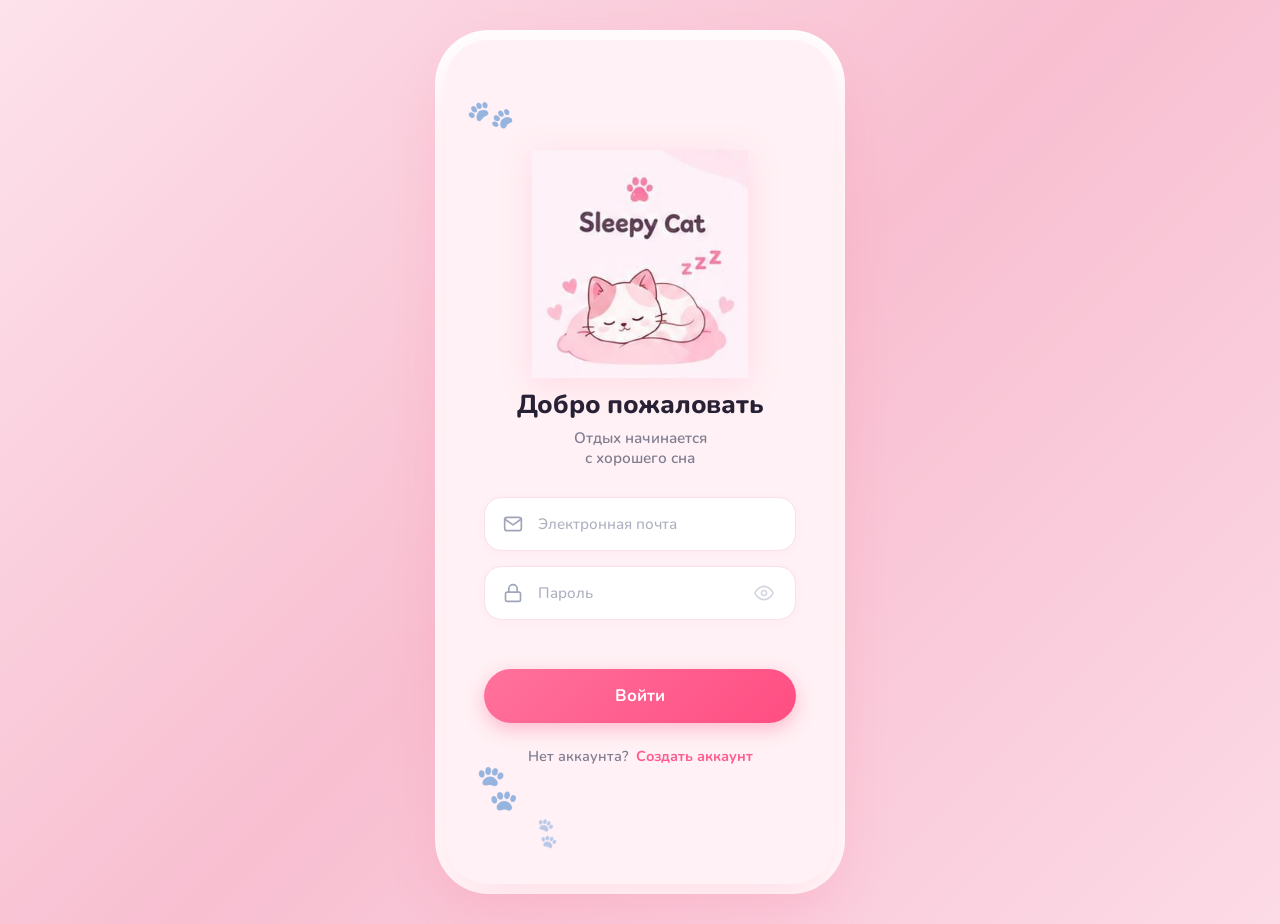
<file: index.html>
<!DOCTYPE html>
<html lang="ru">
<head>
  <meta charset="UTF-8">
  <meta name="viewport" content="width=device-width, initial-scale=1.0, maximum-scale=1.0, user-scalable=no">
  <title>Sleepy Cat — Трекер сна</title>
  <link rel="icon" href="assets/images/cat-icon.png" type="image/png">
  <link rel="preconnect" href="https://fonts.googleapis.com">
  <link rel="preconnect" href="https://fonts.gstatic.com" crossorigin>
  <link href="https://fonts.googleapis.com/css2?family=Nunito:wght@400;600;700;800;900&family=Quicksand:wght@600;700&display=swap" rel="stylesheet">
  <link rel="stylesheet" href="css/normalize.css">
  <link rel="stylesheet" href="css/style.css">
</head>
<body>

  <!-- ========== ЭКРАН АВТОРИЗАЦИИ ========== -->
  <div class="screen screen--auth active" id="screen-auth">
    <div class="auth-decor auth-decor--paw1">🐾</div>
    <div class="auth-decor auth-decor--paw2">🐾</div>
    <div class="auth-decor auth-decor--paw3">🐾</div>

    <main class="auth-box">
      <div class="auth-header">
        <img src="assets/images/cat-header.png" alt="Sleepy Cat" class="auth-header__img">
      </div>

      <div class="auth-welcome" id="auth-welcome">
        <h2>Добро пожаловать</h2>
        <p>Отдых начинается<br>с хорошего сна</p>
      </div>

      <form class="auth-form" id="login-form">
        <div class="custom-input">
          <span class="custom-input__icon">
            <svg width="20" height="20" viewBox="0 0 24 24" fill="none" stroke="#A0A5BA" stroke-width="2" stroke-linecap="round" stroke-linejoin="round">
              <rect x="2" y="4" width="20" height="16" rx="3"/>
              <path d="M22 6L12 13L2 6"/>
            </svg>
          </span>
          <input type="email" placeholder="Электронная почта" id="auth-email" required value="">
        </div>

        <div class="custom-input">
          <span class="custom-input__icon">
            <svg width="20" height="20" viewBox="0 0 24 24" fill="none" stroke="#A0A5BA" stroke-width="2" stroke-linecap="round" stroke-linejoin="round">
              <rect x="3" y="11" width="18" height="11" rx="2" ry="2"/>
              <path d="M7 11V7a5 5 0 0 1 10 0v4"/>
            </svg>
          </span>
          <input type="password" placeholder="Пароль" id="auth-password" required value="">
          <button type="button" class="custom-input__eye" id="toggle-password" aria-label="Показать пароль">
            <svg width="20" height="20" viewBox="0 0 24 24" fill="none" stroke="#C4C7D4" stroke-width="2" stroke-linecap="round" stroke-linejoin="round">
              <path d="M1 12s4-8 11-8 11 8 11 8-4 8-11 8-11-8-11-8z"/>
              <circle cx="12" cy="12" r="3"/>
            </svg>
          </button>
        </div>

        <div class="auth-msg" id="auth-error"></div>

        <button type="submit" class="btn-gradient">Войти</button>
      </form>

      <p class="auth-switch" id="auth-switch-to-reg">
        Нет аккаунта? <a href="#" id="show-register">Создать аккаунт</a>
      </p>

      <!-- Форма регистрации (скрыта) -->
      <form class="auth-form hidden" id="register-form">
        <div class="custom-input">
          <span class="custom-input__icon">
            <svg width="20" height="20" viewBox="0 0 24 24" fill="none" stroke="#A0A5BA" stroke-width="2" stroke-linecap="round" stroke-linejoin="round">
              <path d="M20 21v-2a4 4 0 0 0-4-4H8a4 4 0 0 0-4 4v2"/>
              <circle cx="12" cy="7" r="4"/>
            </svg>
          </span>
          <input type="text" placeholder="Ваше имя" id="reg-name" required>
        </div>

        <div class="custom-input">
          <span class="custom-input__icon">
            <svg width="20" height="20" viewBox="0 0 24 24" fill="none" stroke="#A0A5BA" stroke-width="2" stroke-linecap="round" stroke-linejoin="round">
              <rect x="2" y="4" width="20" height="16" rx="3"/>
              <path d="M22 6L12 13L2 6"/>
            </svg>
          </span>
          <input type="email" placeholder="Электронная почта" id="reg-email" required>
        </div>

        <div class="custom-input">
          <span class="custom-input__icon">
            <svg width="20" height="20" viewBox="0 0 24 24" fill="none" stroke="#A0A5BA" stroke-width="2" stroke-linecap="round" stroke-linejoin="round">
              <rect x="3" y="11" width="18" height="11" rx="2" ry="2"/>
              <path d="M7 11V7a5 5 0 0 1 10 0v4"/>
            </svg>
          </span>
          <input type="password" placeholder="Пароль" id="reg-password" required>
        </div>

        <div class="auth-msg" id="reg-error"></div>

        <button type="submit" class="btn-gradient">Создать аккаунт</button>
        <p class="auth-switch">Уже есть аккаунт? <a href="#" id="show-login">Войти</a></p>
      </form>
    </main>
  </div>

  <!-- ========== ОСНОВНОЕ ПРИЛОЖЕНИЕ ========== -->
  <div class="app-shell hidden" id="app-container">

    <!-- ===== 1. ГЛАВНАЯ ===== -->
    <section class="view-screen active" id="screen-home">
      <header class="view-header">
        <h1 class="view-header__title" id="greeting-text">Добрый вечер, Кирилл 🌙</h1>
        <p class="view-header__subtitle">Как прошёл твой сон сегодня?</p>
      </header>

      <main class="view-content">
        <!-- Карточка 1: Сегодняшний сон -->
        <article class="soft-card soft-card--sleep">
          <div class="sleep-status">
            <span class="sleep-status__icon">
              <svg width="20" height="20" viewBox="0 0 24 24" fill="#FF5E8E" stroke="#FF5E8E" stroke-width="1">
                <path d="M21 12.79A9 9 0 1 1 11.21 3 7 7 0 0 0 21 12.79z"/>
              </svg>
            </span>
            <span class="sleep-status__label">Сегодняшний сон</span>
          </div>
          <div class="sleep-time-hero" id="today-duration">7 ч 42 мин</div>
          <div class="sleep-range-text" id="today-time">23:48 — 07:30</div>

          <!-- Вложенный блок: Цель сна -->
          <div class="goal-box">
            <div class="goal-box__top">
              <span class="goal-box__label">Цель сна</span>
              <span class="goal-box__percent" id="goal-percent">95%</span>
            </div>
            <div class="goal-box__mid">
              <span class="goal-box__value" id="goal-value">8 часов</span>
            </div>
            <div class="goal-progress-track">
              <div class="goal-progress-bar" id="goal-progress" style="width: 95%;"></div>
            </div>
          </div>
        </article>

        <!-- Иллюстрация котика -->
        <div class="hero-cat-wrapper">
          <img src="assets/images/cat-sleep.png" alt="Спящий котик" class="hero-cat-img">
        </div>

        <!-- Карточка 2: Совет на сегодня -->
        <article class="soft-card tip-card">
          <div class="tip-card__bulb">
            <svg width="22" height="22" viewBox="0 0 24 24" fill="none" stroke="#FF5E8E" stroke-width="2" stroke-linecap="round" stroke-linejoin="round">
              <line x1="9" y1="18" x2="15" y2="18"/>
              <line x1="10" y1="22" x2="14" y2="22"/>
              <path d="M15.09 14c.18-.98.65-1.74 1.41-2.5A4.65 4.65 0 0 0 18 8 6 6 0 0 0 6 8c0 1 .23 2.23 1.5 3.5A4.61 4.61 0 0 1 8.91 14"/>
            </svg>
          </div>
          <div class="tip-card__body">
            <h3 class="tip-card__title">Совет на сегодня</h3>
            <p class="tip-card__desc" id="daily-tip">Постарайся лечь спать примерно в одно и то же время.</p>
          </div>
        </article>
      </main>
    </section>

    <!-- ===== 2. СТАТИСТИКА ===== -->
    <section class="view-screen hidden" id="screen-stats">
      <header class="view-header">
        <h1 class="view-header__title">Статистика сна</h1>
      </header>

      <main class="view-content">
        <!-- 3 метрики -->
        <div class="metrics-grid">
          <div class="metric-pill">
            <div class="metric-pill__badge metric-pill__badge--pink">
              <svg width="20" height="20" viewBox="0 0 24 24" fill="#FF5E8E" stroke="#FF5E8E">
                <path d="M21 12.79A9 9 0 1 1 11.21 3 7 7 0 0 0 21 12.79z"/>
              </svg>
            </div>
            <div class="metric-pill__name">Средний сон</div>
            <div class="metric-pill__number" id="avg-sleep">7 ч 35 мин</div>
          </div>

          <div class="metric-pill">
            <div class="metric-pill__badge metric-pill__badge--pink">
              <svg width="22" height="22" viewBox="0 0 24 24" fill="none" stroke="#FF5E8E" stroke-width="2" stroke-linecap="round" stroke-linejoin="round">
                <path d="M2 19h20M2 13h20M4 19v-6M20 19v-6M4 13V8a2 2 0 0 1 2-2h4a2 2 0 0 1 2 2v5M6 10h4"/>
              </svg>
            </div>
            <div class="metric-pill__name">Засыпание</div>
            <div class="metric-pill__number" id="avg-fall-asleep">23:42</div>
          </div>

          <div class="metric-pill">
            <div class="metric-pill__badge metric-pill__badge--yellow">
              <svg width="22" height="22" viewBox="0 0 24 24" fill="none" stroke="#F5A623" stroke-width="2" stroke-linecap="round" stroke-linejoin="round">
                <circle cx="12" cy="12" r="5"/>
                <line x1="12" y1="1" x2="12" y2="3"/>
                <line x1="12" y1="21" x2="12" y2="23"/>
                <line x1="4.22" y1="4.22" x2="5.64" y2="5.64"/>
                <line x1="18.36" y1="18.36" x2="19.78" y2="19.78"/>
                <line x1="1" y1="12" x2="3" y2="12"/>
                <line x1="21" y1="12" x2="23" y2="12"/>
                <line x1="4.22" y1="19.78" x2="5.64" y2="18.36"/>
                <line x1="18.36" y1="5.64" x2="19.78" y2="4.22"/>
              </svg>
            </div>
            <div class="metric-pill__name">Пробуждение</div>
            <div class="metric-pill__number" id="avg-wakeup">07:17</div>
          </div>
        </div>

        <!-- Недельный график -->
        <article class="soft-card chart-card">
          <h2 class="chart-card__heading">Сон за последнюю неделю</h2>

          <div class="chart-container">
            <div class="chart-grid-lines">
              <div class="grid-line"><span>9ч</span></div>
              <div class="grid-line"><span>8ч</span></div>
              <div class="grid-line"><span>7ч</span></div>
              <div class="grid-line"><span>6ч</span></div>
              <div class="grid-line"><span>5ч</span></div>
            </div>

            <div class="bars-plot" id="chart-bars">
              <!-- JS renders bars here -->
            </div>
          </div>

          <!-- Нижний плашка со средней продолжительностью внутри графика -->
          <div class="chart-summary-bar">
            <div class="chart-summary-bar__icon">
              <svg width="20" height="20" viewBox="0 0 24 24" fill="none" stroke="#FF5E8E" stroke-width="2.5" stroke-linecap="round">
                <line x1="18" y1="20" x2="18" y2="10"/>
                <line x1="12" y1="20" x2="12" y2="4"/>
                <line x1="6" y1="20" x2="6" y2="14"/>
              </svg>
            </div>
            <div class="chart-summary-bar__text">
              <span class="chart-summary-bar__label">Средняя продолжительность</span>
              <span class="chart-summary-bar__val" id="avg-duration">7 ч 35 мин</span>
            </div>
          </div>
        </article>

        <!-- Котик внизу статистики -->
        <div class="hero-cat-wrapper hero-cat-wrapper--small">
          <img src="assets/images/cat-sleep.png" alt="Котик" class="hero-cat-img hero-cat-img--compact">
        </div>
      </main>
    </section>

    <!-- ===== 3. ДНЕВНИК ===== -->
    <section class="view-screen hidden" id="screen-diary">
      <header class="view-header view-header--split">
        <h1 class="view-header__title">Дневник сна</h1>
        <button class="fab-circle" id="btn-add-entry" aria-label="Добавить запись">
          <svg width="22" height="22" viewBox="0 0 24 24" fill="none" stroke="#fff" stroke-width="2.8" stroke-linecap="round">
            <line x1="12" y1="5" x2="12" y2="19"/>
            <line x1="5" y1="12" x2="19" y2="12"/>
          </svg>
        </button>
      </header>

      <main class="view-content">
        <div class="diary-entries-stack" id="diary-list">
          <!-- JS renders entries list -->
        </div>

        <div class="diary-empty-state hidden" id="diary-empty">
          <img src="assets/images/cat-sleep.png" alt="Котик" class="diary-empty-img">
          <p>Записей пока нет.<br>Добавьте первую запись о сне!</p>
        </div>
      </main>
    </section>

    <!-- ===== 4. ПРОФИЛЬ ===== -->
    <section class="view-screen hidden" id="screen-profile">
      <header class="view-header">
        <h1 class="view-header__title">Профиль</h1>
      </header>

      <main class="view-content">
        <div class="profile-card-group">
          <div class="profile-avatar-wrap">
            <img src="assets/images/cat-working.png" alt="Аватар" class="profile-avatar-img">
          </div>
          <h2 class="profile-username" id="profile-name"></h2>
          <p class="profile-usermail" id="profile-email"></p>

          <article class="soft-card">
            <div class="setting-row">
              <span class="setting-row__label">Цель сна</span>
              <div class="stepper-ctrl">
                <button class="stepper-btn" id="goal-minus">−</button>
                <span class="stepper-val" id="settings-goal">8 ч</span>
                <button class="stepper-btn" id="goal-plus">+</button>
              </div>
            </div>
          </article>

          <article class="soft-card">
            <label class="setting-input-label">Имя пользователя</label>
            <input type="text" class="setting-text-input" id="settings-name" value="">
            <button class="btn-gradient btn-gradient--compact" id="btn-save-profile">Сохранить</button>
          </article>

          <button class="btn-outline-action" id="btn-logout">Выйти из аккаунта</button>
        </div>
      </main>
    </section>

    <!-- ===== НИЖНЯЯ ПАНЕЛЬ НАВИГАЦИИ (TABBAR) ===== -->
    <nav class="tabbar" id="bottom-nav">
      <button class="tabbar__btn active" data-screen="home">
        <span class="tabbar__icon">
          <svg width="22" height="22" viewBox="0 0 24 24" fill="currentColor">
            <path d="M10 20v-6h4v6h5v-8h3L12 3 2 12h3v8z"/>
          </svg>
        </span>
        <span class="tabbar__title">Главная</span>
      </button>

      <button class="tabbar__btn" data-screen="stats">
        <span class="tabbar__icon">
          <svg width="22" height="22" viewBox="0 0 24 24" fill="none" stroke="currentColor" stroke-width="2.2" stroke-linecap="round">
            <line x1="18" y1="20" x2="18" y2="10"/>
            <line x1="12" y1="20" x2="12" y2="4"/>
            <line x1="6" y1="20" x2="6" y2="14"/>
          </svg>
        </span>
        <span class="tabbar__title">Статистика</span>
      </button>

      <button class="tabbar__btn" data-screen="diary">
        <span class="tabbar__icon">
          <svg width="22" height="22" viewBox="0 0 24 24" fill="none" stroke="currentColor" stroke-width="2" stroke-linecap="round" stroke-linejoin="round">
            <path d="M14 2H6a2 2 0 0 0-2 2v16a2 2 0 0 0 2 2h12a2 2 0 0 0 2-2V8z"/>
            <polyline points="14 2 14 8 20 8"/>
            <line x1="16" y1="13" x2="8" y2="13"/>
            <line x1="16" y1="17" x2="8" y2="17"/>
            <polyline points="10 9 9 9 8 9"/>
          </svg>
        </span>
        <span class="tabbar__title">Дневник</span>
      </button>

      <button class="tabbar__btn" data-screen="profile">
        <span class="tabbar__icon">
          <svg width="22" height="22" viewBox="0 0 24 24" fill="none" stroke="currentColor" stroke-width="2" stroke-linecap="round" stroke-linejoin="round">
            <path d="M20 21v-2a4 4 0 0 0-4-4H8a4 4 0 0 0-4 4v2"/>
            <circle cx="12" cy="7" r="4"/>
          </svg>
        </span>
        <span class="tabbar__title">Профиль</span>
      </button>
    </nav>
  </div>

  <!-- ========== МОДАЛЬНОЕ ОКНО ДОБАВЛЕНИЯ / РЕДАКТИРОВАНИЯ ========== -->
  <div class="popup-dimmer hidden" id="modal-overlay">
    <div class="popup-sheet" id="entry-modal">
      <div class="popup-sheet__head">
        <h2 class="popup-sheet__title" id="modal-title">Новая запись</h2>
        <button class="popup-sheet__close" id="modal-close" aria-label="Закрыть">✕</button>
      </div>

      <form id="entry-form" class="popup-sheet__form">
        <input type="hidden" id="entry-id">

        <div class="form-field">
          <label for="entry-date">Дата</label>
          <input type="date" id="entry-date" required>
        </div>

        <div class="form-row-pair">
          <div class="form-field">
            <label for="entry-sleep-time">Засыпание</label>
            <input type="time" id="entry-sleep-time" required>
          </div>
          <div class="form-field">
            <label for="entry-wake-time">Пробуждение</label>
            <input type="time" id="entry-wake-time" required>
          </div>
        </div>

        <div class="form-field">
          <label>Настроение после сна</label>
          <div class="mood-toggles" id="mood-selector">
            <button type="button" class="mood-toggle" data-mood="bad">
              <span class="mood-emoji">😞</span>
              <span class="mood-name">Плохое</span>
            </button>
            <button type="button" class="mood-toggle" data-mood="normal">
              <span class="mood-emoji">😐</span>
              <span class="mood-name">Нормальное</span>
            </button>
            <button type="button" class="mood-toggle active" data-mood="good">
              <span class="mood-emoji">😊</span>
              <span class="mood-name">Хорошее</span>
            </button>
            <button type="button" class="mood-toggle" data-mood="great">
              <span class="mood-emoji">😄</span>
              <span class="mood-name">Отличное</span>
            </button>
          </div>
        </div>

        <div class="form-error-hint hidden" id="entry-error"></div>

        <button type="submit" class="btn-gradient">Сохранить</button>
        <button type="button" class="btn-danger-pill hidden" id="btn-delete-entry">Удалить запись</button>
      </form>
    </div>
  </div>

  <script src="js/app.js"></script>
</body>
</html>
</file>
<file: css/style.css>
/* ==========================================================
   Sleepy Cat — style.css
   Pixel-Perfect Styles matching Figma mockups
   Mobile-First (до 480px базовые стили)
   ========================================================== */

:root {
  --bg-app: #FFF1F5;
  --bg-card: #FFFFFF;
  --color-primary: #FF5E8E;
  --color-primary-dark: #ED3C72;
  --color-primary-light: #FFDFEA;
  --color-primary-soft: #FFF4F7;
  --color-text-title: #262135;
  --color-text-body: #7F7E91;
  --color-text-muted: #ADB0BF;
  --color-border: #F3E6EC;
  
  --gradient-pink: linear-gradient(135deg, #FF729C 0%, #FF4D82 100%);
  --gradient-bar: linear-gradient(180deg, #FF84A8 0%, #FF5185 100%);
  --shadow-card: 0 4px 18px rgba(255, 94, 142, 0.07);
  --shadow-btn: 0 6px 18px rgba(255, 82, 131, 0.35);
  
  --radius-card: 1.5rem; /* 24px */
  --radius-inner: 1rem;  /* 16px */
  --radius-full: 6.25rem; /* 100px */
  --nav-height: 4.5rem;
  
  --font-main: 'Nunito', -apple-system, BlinkMacSystemFont, 'Segoe UI', Roboto, sans-serif;
  --font-display: 'Quicksand', 'Nunito', sans-serif;
}

/* ==========================================================
   RESET & BASE
   ========================================================== */
*, *::before, *::after {
  box-sizing: border-box;
}

html {
  font-size: 16px;
  -webkit-text-size-adjust: 100%;
  -webkit-tap-highlight-color: transparent;
}

body {
  margin: 0;
  padding: 0;
  font-family: var(--font-main);
  background: var(--bg-app);
  color: var(--color-text-title);
  line-height: 1.4;
  min-height: 100vh;
  overflow-x: hidden;
  -webkit-font-smoothing: antialiased;
}

img {
  max-width: 100%;
  height: auto;
  display: block;
}

a {
  color: var(--color-primary);
  text-decoration: none;
  font-weight: 700;
}

button {
  cursor: pointer;
  border: none;
  background: transparent;
  padding: 0;
  font-family: inherit;
  color: inherit;
}

input {
  border: none;
  outline: none;
  font-family: inherit;
  background: transparent;
}

h1, h2, h3, h4, p {
  margin: 0;
}

.hidden {
  display: none !important;
}

/* ==========================================================
   АВТОРИЗАЦИЯ
   ========================================================== */
.screen {
  display: none;
  width: 100%;
  min-height: 100vh;
}

.screen.active {
  display: block;
}

.screen--auth {
  background: var(--bg-app);
  position: relative;
  overflow: hidden;
  min-height: 100vh;
}

.screen--auth.active {
  display: flex;
  align-items: center;
  justify-content: center;
}

/* Декоративные лапки на фоне */
.auth-decor {
  position: absolute;
  pointer-events: none;
  user-select: none;
  font-size: 2.2rem;
  color: #FFAEC5;
  opacity: 0.45;
}

.auth-decor--paw1 {
  top: 6%;
  left: 6%;
  transform: rotate(-25deg);
}

.auth-decor--paw2 {
  bottom: 8%;
  left: 7%;
  transform: rotate(18deg);
  font-size: 2.5rem;
}

.auth-decor--paw3 {
  bottom: 4%;
  left: 22%;
  transform: rotate(35deg);
  font-size: 1.5rem;
  opacity: 0.3;
}

.auth-box {
  width: 100%;
  max-width: 23rem;
  padding: 2rem 1.75rem 2.5rem;
  text-align: center;
  position: relative;
  z-index: 2;
}

.auth-header {
  margin-bottom: 0.5rem;
}

.auth-header__img {
  width: 13.5rem;
  margin: 0 auto;
  filter: drop-shadow(0 6px 16px rgba(255, 94, 142, 0.15));
}

.auth-welcome {
  margin-bottom: 1.75rem;
}

.auth-welcome h2 {
  font-family: var(--font-display);
  font-size: 1.625rem;
  font-weight: 800;
  color: var(--color-text-title);
  margin-bottom: 0.35rem;
  letter-spacing: -0.01em;
}

.auth-welcome p {
  font-size: 0.95rem;
  font-weight: 600;
  color: var(--color-text-body);
  line-height: 1.35;
}

.auth-form {
  display: flex;
  flex-direction: column;
  gap: 0.9rem;
}

.custom-input {
  display: flex;
  align-items: center;
  background: var(--bg-card);
  border: 1.5px solid #F8DFE8;
  border-radius: 1.1rem;
  padding: 0 1.1rem;
  height: 3.4rem;
  gap: 0.85rem;
  box-shadow: 0 2px 10px rgba(255, 94, 142, 0.04);
  transition: border-color 0.2s, box-shadow 0.2s;
}

.custom-input:focus-within {
  border-color: var(--color-primary);
  box-shadow: 0 0 0 3px rgba(255, 94, 142, 0.15);
}

.custom-input__icon {
  display: flex;
  align-items: center;
  flex-shrink: 0;
}

.custom-input input {
  flex: 1;
  font-size: 0.95rem;
  font-weight: 600;
  color: var(--color-text-title);
  height: 100%;
}

.custom-input input::placeholder {
  color: var(--color-text-muted);
  font-weight: 500;
}

.custom-input__eye {
  display: flex;
  align-items: center;
  padding: 0.25rem;
  opacity: 0.7;
  transition: opacity 0.2s;
}

.custom-input__eye:hover {
  opacity: 1;
}

.btn-gradient {
  display: flex;
  align-items: center;
  justify-content: center;
  width: 100%;
  height: 3.4rem;
  background: var(--gradient-pink);
  color: #FFFFFF;
  font-size: 1.05rem;
  font-weight: 700;
  border-radius: var(--radius-full);
  box-shadow: var(--shadow-btn);
  margin-top: 0.25rem;
  transition: transform 0.15s, opacity 0.15s;
}

.btn-gradient:active {
  transform: scale(0.98);
  opacity: 0.92;
}

.btn-gradient--compact {
  height: 2.85rem;
  font-size: 0.95rem;
  margin-top: 0.75rem;
}

.auth-msg {
  font-size: 0.825rem;
  color: #E53935;
  font-weight: 600;
  min-height: 1rem;
}

.auth-switch {
  margin-top: 1.4rem;
  font-size: 0.9rem;
  font-weight: 600;
  color: var(--color-text-body);
}

.auth-switch a {
  margin-left: 0.25rem;
}

/* ==========================================================
   ОСНОВНОЙ КОНТЕЙНЕР ПРИЛОЖЕНИЯ
   ========================================================== */
.app-shell {
  min-height: 100vh;
  position: relative;
  background: var(--bg-app);
  display: flex;
  flex-direction: column;
}

.view-screen {
  display: none;
}

.view-screen.active {
  display: block;
}

.view-header {
  padding: 1.75rem 1.4rem 0.6rem;
}

.view-header--split {
  display: flex;
  align-items: center;
  justify-content: space-between;
}

.view-header__title {
  font-family: var(--font-display);
  font-size: 1.625rem;
  font-weight: 800;
  letter-spacing: -0.015em;
  color: var(--color-text-title);
}

.view-header__subtitle {
  font-size: 0.9rem;
  font-weight: 600;
  color: var(--color-text-body);
  margin-top: 0.2rem;
}

.view-content {
  padding: 0.5rem 1.25rem 1.5rem;
  display: flex;
  flex-direction: column;
  gap: 1rem;
}

/* ==========================================================
   КАРТОЧКИ И ОБЩИЕ КОМПОНЕНТЫ
   ========================================================== */
.soft-card {
  background: var(--bg-card);
  border-radius: var(--radius-card);
  padding: 1.35rem 1.35rem;
  box-shadow: var(--shadow-card);
  position: relative;
}

/* Главная: Карточка сна */
.soft-card--sleep {
  text-align: left;
}

.sleep-status {
  display: flex;
  align-items: center;
  gap: 0.5rem;
  margin-bottom: 0.35rem;
}

.sleep-status__icon {
  display: flex;
  align-items: center;
}

.sleep-status__label {
  font-size: 0.925rem;
  font-weight: 700;
  color: var(--color-text-title);
}

.sleep-time-hero {
  font-family: var(--font-display);
  font-size: 2.6rem;
  font-weight: 900;
  letter-spacing: -0.025em;
  color: var(--color-text-title);
  line-height: 1.15;
  margin-top: 0.25rem;
}

.sleep-range-text {
  font-size: 0.95rem;
  font-weight: 700;
  color: var(--color-text-body);
  margin-top: 0.2rem;
  margin-bottom: 1.1rem;
}

/* Вложенный блок: Цель сна */
.goal-box {
  background: var(--color-primary-soft);
  border-radius: var(--radius-inner);
  padding: 0.95rem 1.1rem;
}

.goal-box__top {
  display: flex;
  justify-content: space-between;
  align-items: center;
}

.goal-box__label {
  font-size: 0.85rem;
  font-weight: 700;
  color: var(--color-text-body);
}

.goal-box__percent {
  font-size: 0.95rem;
  font-weight: 800;
  color: var(--color-primary);
}

.goal-box__mid {
  margin: 0.15rem 0 0.55rem;
}

.goal-box__value {
  font-size: 1rem;
  font-weight: 800;
  color: var(--color-text-title);
}

.goal-progress-track {
  width: 100%;
  height: 0.55rem;
  background: #FADCE5;
  border-radius: var(--radius-full);
  overflow: hidden;
}

.goal-progress-bar {
  height: 100%;
  background: var(--gradient-pink);
  border-radius: var(--radius-full);
  transition: width 0.6s ease;
}

/* Иллюстрация котика по центру */
.hero-cat-wrapper {
  display: flex;
  justify-content: center;
  align-items: center;
  padding: 0.5rem 0;
}

.hero-cat-img {
  width: 14.5rem;
  filter: drop-shadow(0 8px 18px rgba(255, 94, 142, 0.14));
}

.hero-cat-wrapper--small {
  padding: 0;
  margin-top: -0.25rem;
}

.hero-cat-img--compact {
  width: 11.5rem;
}

/* Совет на сегодня */
.tip-card {
  display: flex;
  align-items: flex-start;
  gap: 0.9rem;
  padding: 1.1rem 1.25rem;
}

.tip-card__bulb {
  width: 2.35rem;
  height: 2.35rem;
  background: #FFE8F0;
  border-radius: 50%;
  display: flex;
  align-items: center;
  justify-content: center;
  flex-shrink: 0;
  margin-top: 0.1rem;
}

.tip-card__body {
  flex: 1;
}

.tip-card__title {
  font-size: 0.925rem;
  font-weight: 800;
  color: var(--color-text-title);
  margin-bottom: 0.2rem;
}

.tip-card__desc {
  font-size: 0.825rem;
  font-weight: 600;
  color: var(--color-text-body);
  line-height: 1.35;
}

/* ==========================================================
   СТАТИСТИКА
   ========================================================== */
.metrics-grid {
  display: flex;
  gap: 0.65rem;
}

.metric-pill {
  flex: 1;
  background: var(--bg-card);
  border-radius: var(--radius-card);
  padding: 0.95rem 0.4rem;
  text-align: center;
  box-shadow: var(--shadow-card);
}

.metric-pill__badge {
  width: 2.75rem;
  height: 2.75rem;
  border-radius: 50%;
  margin: 0 auto 0.5rem;
  display: flex;
  align-items: center;
  justify-content: center;
}

.metric-pill__badge--pink {
  background: #FFE5EE;
}

.metric-pill__badge--yellow {
  background: #FFF3DB;
}

.metric-pill__name {
  font-size: 0.725rem;
  font-weight: 700;
  color: var(--color-text-body);
  margin-bottom: 0.2rem;
}

.metric-pill__number {
  font-size: 0.95rem;
  font-weight: 800;
  color: var(--color-text-title);
  letter-spacing: -0.01em;
}

/* Карточка графика */
.chart-card {
  padding: 1.3rem 1.25rem 1rem;
}

.chart-card__heading {
  font-size: 1rem;
  font-weight: 800;
  color: var(--color-text-title);
  margin-bottom: 1rem;
}

.chart-container {
  position: relative;
  height: 12.5rem;
  margin-bottom: 1.1rem;
}

/* Горизонтальные сетки и подписи оси Y */
.chart-grid-lines {
  position: absolute;
  inset: 0;
  display: flex;
  flex-direction: column;
  justify-content: space-between;
  pointer-events: none;
}

.grid-line {
  display: flex;
  align-items: center;
  height: 1px;
  position: relative;
}

.grid-line span {
  position: absolute;
  left: 0;
  font-size: 0.725rem;
  font-weight: 600;
  color: #ADB0BF;
  width: 1.6rem;
  text-align: left;
}

.grid-line::after {
  content: '';
  position: absolute;
  left: 1.8rem;
  right: 0;
  height: 1px;
  background: #F5EBF0;
}

/* Столбики графика */
.bars-plot {
  position: absolute;
  left: 2rem;
  right: 0.25rem;
  top: 0;
  bottom: 0;
  display: flex;
  align-items: flex-end;
  justify-content: space-between;
  padding-bottom: 1.35rem; /* место для подписи дня (Пн, Вт...) */
}

.single-bar {
  flex: 1;
  max-width: 2.2rem;
  height: 100%;
  display: flex;
  flex-direction: column;
  justify-content: flex-end;
  align-items: center;
  position: relative;
}

.single-bar__val {
  font-size: 0.65rem;
  font-weight: 700;
  color: var(--color-text-title);
  margin-bottom: 0.25rem;
  white-space: nowrap;
}

.single-bar__pillar {
  width: 72%;
  min-height: 0.35rem;
  background: var(--gradient-bar);
  border-radius: 0.45rem 0.45rem 0.15rem 0.15rem;
  box-shadow: 0 3px 8px rgba(255, 94, 142, 0.22);
  transition: height 0.6s cubic-bezier(0.34, 1.3, 0.64, 1);
}

.single-bar__label {
  position: absolute;
  bottom: -1.35rem;
  font-size: 0.75rem;
  font-weight: 700;
  color: var(--color-text-body);
}

/* Нижняя плашка внутри графика */
.chart-summary-bar {
  background: var(--color-primary-soft);
  border-radius: var(--radius-inner);
  padding: 0.75rem 1rem;
  display: flex;
  align-items: center;
  gap: 0.85rem;
}

.chart-summary-bar__icon {
  width: 2.4rem;
  height: 2.4rem;
  border-radius: 50%;
  background: #FFE4EE;
  display: flex;
  align-items: center;
  justify-content: center;
  flex-shrink: 0;
}

.chart-summary-bar__text {
  display: flex;
  flex-direction: column;
}

.chart-summary-bar__label {
  font-size: 0.775rem;
  font-weight: 700;
  color: var(--color-text-body);
}

.chart-summary-bar__val {
  font-size: 1.15rem;
  font-weight: 900;
  color: var(--color-text-title);
  letter-spacing: -0.015em;
}

/* ==========================================================
   ДНЕВНИК
   ========================================================= */
.fab-circle {
  width: 2.5rem;
  height: 2.5rem;
  border-radius: 50%;
  background: var(--gradient-pink);
  display: flex;
  align-items: center;
  justify-content: center;
  box-shadow: var(--shadow-btn);
  flex-shrink: 0;
  transition: transform 0.15s;
}

.fab-circle:active {
  transform: scale(0.92);
}

.diary-entries-stack {
  display: flex;
  flex-direction: column;
  gap: 0.85rem;
}

.diary-card-item {
  background: var(--bg-card);
  border-radius: var(--radius-card);
  padding: 1.15rem 1.25rem;
  box-shadow: var(--shadow-card);
  display: flex;
  align-items: center;
  justify-content: space-between;
  cursor: pointer;
  transition: transform 0.12s, box-shadow 0.12s;
}

.diary-card-item:active {
  transform: scale(0.985);
}

.diary-card-item__left {
  display: flex;
  flex-direction: column;
  gap: 0.35rem;
}

.diary-card-item__date {
  font-size: 1rem;
  font-weight: 800;
  color: var(--color-text-title);
  margin-bottom: 0.15rem;
}

.diary-card-item__meta-row {
  display: flex;
  align-items: center;
  gap: 0.5rem;
  font-size: 0.85rem;
  font-weight: 700;
  color: var(--color-text-body);
}

.diary-card-item__meta-row svg {
  flex-shrink: 0;
}

.diary-card-item__meta-row--mood {
  font-size: 0.875rem;
  color: var(--color-text-title);
}

.diary-card-item__arrow {
  color: #C7CBD8;
  flex-shrink: 0;
  margin-left: 0.5rem;
}

.diary-empty-state {
  text-align: center;
  padding: 3.5rem 1rem;
}

.diary-empty-img {
  width: 6.5rem;
  margin: 0 auto 1.25rem;
  opacity: 0.5;
}

.diary-empty-state p {
  font-size: 0.95rem;
  font-weight: 600;
  color: var(--color-text-body);
  line-height: 1.45;
}

/* ==========================================================
   ПРОФИЛЬ
   ========================================================== */
.profile-card-group {
  display: flex;
  flex-direction: column;
  align-items: center;
  gap: 0.95rem;
}

.profile-avatar-wrap {
  width: 5.75rem;
  height: 5.75rem;
  border-radius: 50%;
  overflow: hidden;
  border: 3.5px solid #FFC9DC;
  background: #FFE8F0;
  box-shadow: 0 4px 14px rgba(255, 94, 142, 0.18);
}

.profile-avatar-img {
  width: 100%;
  height: 100%;
  object-fit: cover;
}

.profile-username {
  font-size: 1.45rem;
  font-weight: 800;
  color: var(--color-text-title);
}

.profile-usermail {
  font-size: 0.9rem;
  font-weight: 600;
  color: var(--color-text-body);
  margin-top: -0.45rem;
  margin-bottom: 0.25rem;
}

.setting-row {
  display: flex;
  align-items: center;
  justify-content: space-between;
}

.setting-row__label {
  font-size: 0.95rem;
  font-weight: 700;
  color: var(--color-text-title);
}

.stepper-ctrl {
  display: flex;
  align-items: center;
  gap: 0.75rem;
}

.stepper-btn {
  width: 2.1rem;
  height: 2.1rem;
  border-radius: 50%;
  background: var(--color-primary-light);
  color: var(--color-primary);
  font-size: 1.25rem;
  font-weight: 800;
  display: flex;
  align-items: center;
  justify-content: center;
  transition: transform 0.1s;
}

.stepper-btn:active {
  transform: scale(0.92);
}

.stepper-val {
  font-size: 1.05rem;
  font-weight: 800;
  min-width: 2.5rem;
  text-align: center;
  color: var(--color-text-title);
}

.setting-input-label {
  display: block;
  font-size: 0.85rem;
  font-weight: 700;
  color: var(--color-text-body);
  margin-bottom: 0.45rem;
}

.setting-text-input {
  display: block;
  width: 100%;
  background: #FFF4F7;
  border-radius: 0.85rem;
  padding: 0.8rem 1rem;
  font-size: 0.95rem;
  font-weight: 700;
  color: var(--color-text-title);
  border: 1px solid #FADCE5;
}

.btn-outline-action {
  width: 100%;
  height: 3.25rem;
  border: 2px solid var(--color-primary);
  color: var(--color-primary);
  font-size: 0.95rem;
  font-weight: 800;
  border-radius: var(--radius-full);
  margin-top: 0.25rem;
  transition: background-color 0.15s;
}

.btn-outline-action:active {
  background: #FFE8F0;
}

/* ==========================================================
   НИЖНЯЯ НАВИГАЦИЯ (TABBAR)
   ========================================================== */
.tabbar {
  position: sticky;
  bottom: 0;
  width: 100%;
  height: var(--nav-height);
  background: var(--bg-card);
  display: flex;
  align-items: center;
  justify-content: space-around;
  box-shadow: 0 -4px 20px rgba(0, 0, 0, 0.04);
  z-index: 100;
  margin-top: auto;
  border-top: 1px solid var(--color-border);
}

.tabbar__btn {
  display: flex;
  flex-direction: column;
  align-items: center;
  gap: 0.2rem;
  padding: 0.4rem 0;
  color: #ADB0BF;
  transition: color 0.2s;
  min-width: 4rem;
}

.tabbar__icon {
  display: flex;
  align-items: center;
  justify-content: center;
}

.tabbar__title {
  font-size: 0.685rem;
  font-weight: 700;
}

.tabbar__btn.active {
  color: var(--color-primary);
}

/* ==========================================================
   МОДАЛЬНОЕ ОКНО
   ========================================================== */
.popup-dimmer {
  position: fixed;
  inset: 0;
  background: rgba(26, 21, 37, 0.4);
  backdrop-filter: blur(3px);
  display: flex;
  align-items: flex-end;
  justify-content: center;
  z-index: 200;
  animation: fadeIn 0.2s ease;
}

.popup-sheet {
  background: var(--bg-card);
  width: 100%;
  border-radius: 1.75rem 1.75rem 0 0;
  padding: 1.6rem 1.5rem 2.5rem;
  max-height: 92vh;
  overflow-y: auto;
  animation: slideUp 0.3s cubic-bezier(0.16, 1, 0.3, 1);
}

.popup-sheet__head {
  display: flex;
  align-items: center;
  justify-content: space-between;
  margin-bottom: 1.35rem;
}

.popup-sheet__title {
  font-family: var(--font-display);
  font-size: 1.35rem;
  font-weight: 800;
  color: var(--color-text-title);
}

.popup-sheet__close {
  width: 2.1rem;
  height: 2.1rem;
  border-radius: 50%;
  background: #FFF0F5;
  color: var(--color-primary);
  font-size: 0.95rem;
  font-weight: 800;
  display: flex;
  align-items: center;
  justify-content: center;
}

.popup-sheet__form {
  display: flex;
  flex-direction: column;
  gap: 1.1rem;
}

.form-field {
  display: flex;
  flex-direction: column;
  gap: 0.4rem;
}

.form-field label {
  font-size: 0.85rem;
  font-weight: 700;
  color: var(--color-text-body);
}

.form-field input {
  background: #FFF3F7;
  border-radius: 0.9rem;
  padding: 0.85rem 1rem;
  font-size: 0.95rem;
  font-weight: 700;
  color: var(--color-text-title);
  border: 1.5px solid transparent;
  transition: border-color 0.2s;
}

.form-field input:focus {
  border-color: var(--color-primary);
  background: #FFFFFF;
}

.form-row-pair {
  display: flex;
  gap: 0.75rem;
}

.form-row-pair .form-field {
  flex: 1;
}

/* Выбор настроения */
.mood-toggles {
  display: flex;
  gap: 0.5rem;
}

.mood-toggle {
  flex: 1;
  display: flex;
  flex-direction: column;
  align-items: center;
  gap: 0.25rem;
  padding: 0.6rem 0.2rem;
  border-radius: 0.9rem;
  background: #FFF1F6;
  border: 1.5px solid transparent;
  transition: all 0.2s;
}

.mood-emoji {
  font-size: 1.45rem;
  line-height: 1;
}

.mood-name {
  font-size: 0.65rem;
  font-weight: 700;
  color: var(--color-text-body);
}

.mood-toggle.active {
  background: var(--gradient-pink);
  box-shadow: 0 4px 12px rgba(255, 94, 142, 0.3);
}

.mood-toggle.active .mood-name {
  color: #FFFFFF;
}

.btn-danger-pill {
  width: 100%;
  height: 3.2rem;
  background: #FFEBEE;
  color: #D32F2F;
  font-size: 0.95rem;
  font-weight: 800;
  border-radius: var(--radius-full);
  margin-top: -0.25rem;
}

.form-error-hint {
  font-size: 0.825rem;
  font-weight: 700;
  color: #E53935;
  text-align: center;
}

/* ==========================================================
   KEYFRAME ANIMATIONS
   ========================================================== */
@keyframes fadeIn {
  from { opacity: 0; }
  to { opacity: 1; }
}

@keyframes slideUp {
  from { transform: translateY(100%); }
  to { transform: translateY(0); }
}

/* ==========================================================
   DESKTOP MEDIA QUERIES (min-width: 768px)
   Эмуляция смартфона (390px x 844px) по центру экрана
   ========================================================== */
@media (min-width: 768px) {
  body {
    display: flex;
    justify-content: center;
    align-items: center;
    min-height: 100vh;
    background: linear-gradient(135deg, #FDE2EB 0%, #F8BFD1 50%, #FCDAE6 100%);
    padding: 2.5rem 1rem;
  }

  .screen--auth {
    width: 390px;
    max-width: 390px;
    min-height: 844px;
    border-radius: 2.75rem;
    box-shadow: 0 1.5rem 3.5rem rgba(255, 94, 142, 0.2), 0 0 0 10px #FFFFFF;
    margin: auto;
    overflow: hidden;
  }

  .app-shell {
    width: 390px;
    max-width: 390px;
    height: 844px;
    max-height: 844px;
    border-radius: 2.75rem;
    box-shadow: 0 1.5rem 3.5rem rgba(255, 94, 142, 0.22), 0 0 0 10px #FFFFFF;
    margin: auto;
    position: relative;
    overflow-y: auto;
    overflow-x: hidden;
    scrollbar-width: none; /* скрываем полосу прокрутки для чистого вида приложения */
  }

  .app-shell::-webkit-scrollbar {
    display: none;
  }

  .tabbar {
    width: 100%;
    max-width: 100%;
    position: sticky;
    bottom: 0;
    left: 0;
    right: 0;
    transform: none;
    border-radius: 0 0 2.75rem 2.75rem;
    border-top: 1px solid #F6E2EC;
    flex-shrink: 0;
  }

  .popup-dimmer {
    align-items: center;
  }

  .popup-sheet {
    max-width: 370px;
    border-radius: 1.75rem;
  }
}
</file>
